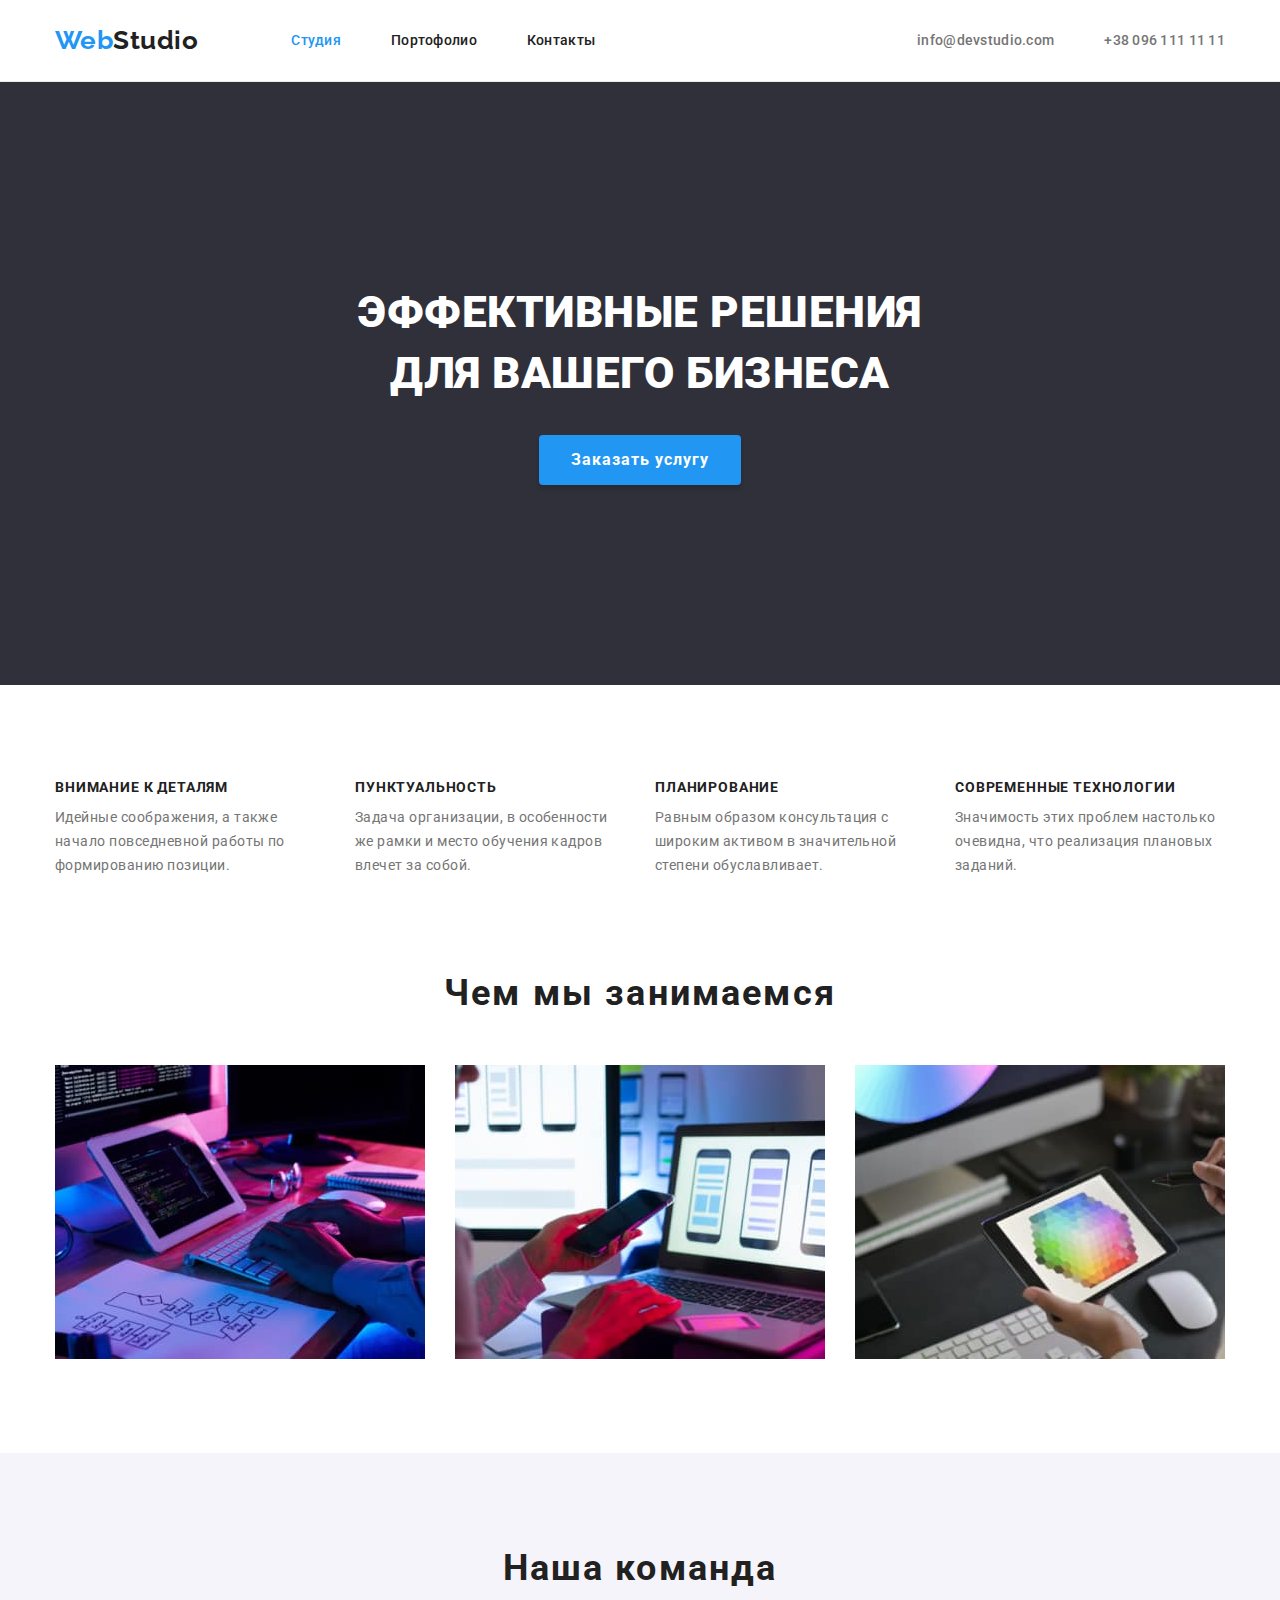
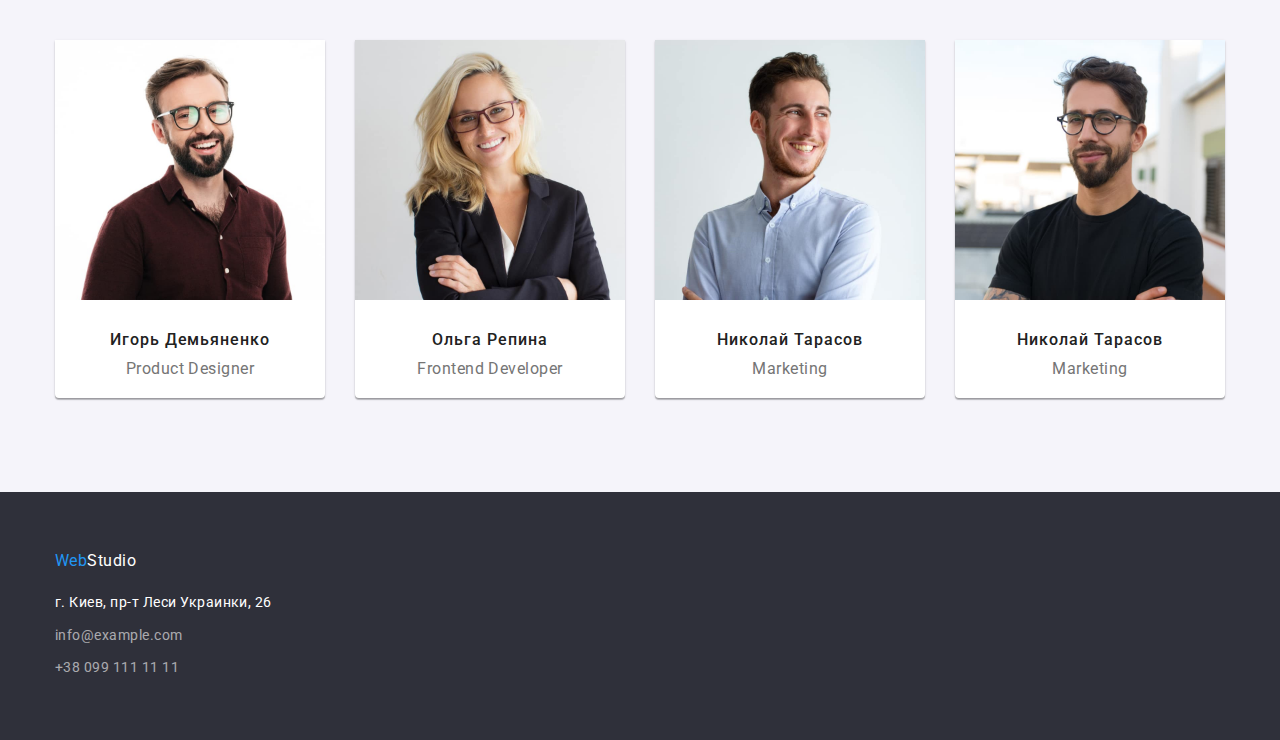
<file: index.html>
<!DOCTYPE html>
<html lang="ru">
  <head>
    <meta charset="UTF-8" />
    <meta name="viewport" content="width=device-width, initial-scale=1.0" />
    <title>Студия</title>
    <link rel="preconnect" href="https://fonts.gstatic.com" />
    <link
      href="https://fonts.googleapis.com/css2?family=Raleway:wght@700&family=Roboto:wght@400;500;700;900&display=swap"
      rel="stylesheet"
    />
    <!-- нормализатор  modern-normalize по умолчанию задан глобальный border-box -->
    <link
      rel="stylesheet"
      href="https://cdnjs.cloudflare.com/ajax/libs/modern-normalize/1.0.0/modern-normalize.min.css"
    />

    <link rel="stylesheet" href="./css/styles.css" />
  </head>
  <body>
    <!-- шапка -->
    <header class="header">
      <div class="container header__container">
        <nav class="header__navigation">
          <a href="#" lang="en" class="header__logo"
            ><span class="logo-decor">Web</span>Studio</a
          >
          <ul class="header__nav-list">
            <li><a class="header__nav-link current" href="#">Студия</a></li>
            <li>
              <a class="header__nav-link" href="./portfolio.html">Портофолио</a>
            </li>
            <li><a class="header__nav-link" href="#">Контакты</a></li>
          </ul>
        </nav>
        <ul class="header__contacts">
          <li>
            <a class="header__contact" href="mailto:info@devstudio.com"
              >info@devstudio.com</a
            >
          </li>
          <li>
            <a class="header__contact" href="tel:+380961111111"
              >+38 096 111 11 11</a
            >
          </li>
        </ul>
      </div>
    </header>

    <main>
      <!-- Эффективные решения для вашего бизнеса -->
      <section class="main-section">
        <h1 class="main-section__title-main">
          Эффективные решения<br />
          для вашего бизнеса
        </h1>
        <button class="order-service">Заказать услугу</button>
      </section>

      <!-- features Особенности -->
      <section class="features">
        <div class="container">
          <h2 class="features__main-title visually-hidden">Особенности</h2>
          <ul class="features__list">
            <li class="features__list-item">
              <h3 class="features__title">Внимание к деталям</h3>
              <p class="features__text">
                Идейные соображения, а также начало повседневной работы по
                формированию позиции.
              </p>
            </li>
            <li class="features__list-item">
              <h3 class="features__title">Пунктуальность</h3>
              <p class="features__text">
                Задача организации, в особенности же рамки и место обучения
                кадров влечет за собой.
              </p>
            </li>
            <li class="features__list-item">
              <h3 class="features__title">Планирование</h3>
              <p class="features__text">
                Равным образом консультация с широким активом в значительной
                степени обуславливает.
              </p>
            </li>
            <li class="features__list-item">
              <h3 class="features__title">Современные технологии</h3>
              <p class="features__text">
                Значимость этих проблем настолько очевидна, что реализация
                плановых заданий.
              </p>
            </li>
          </ul>
        </div>
      </section>

      <!-- Чем мы занимаемся -->
      <section class="make">
        <div class="make__container container">
          <h2 class="make__title">Чем мы занимаемся</h2>
          <ul class="make__list">
            <li class="make__list-item">
              <img
                src="./images/studio/img-1.jpg"
                alt="картинка-1"
                width="370"
              />
            </li>
            <li class="make__list-item">
              <img
                src="./images/studio/img-2.jpg"
                alt="картинка-2"
                width="370"
              />
            </li>
            <li class="make__list-item">
              <img
                src="./images/studio/img-3.jpg"
                alt="картинка-3"
                width="370"
              />
            </li>
          </ul>
        </div>
      </section>

      <!-- Наша команда -->
      <section class="team">
        <div class="team__container container">
          <h2 class="team__title">Наша команда</h2>
          <ul class="team__list">
            <li class="team__list-item">
              <img
                class="team__img"
                src="./images/studio/demyanenko.jpg"
                alt="Игорь Демьяненко"
                width="270"
              />
              <div class="team-name">
                <h3 class="team__title-name">Игорь Демьяненко</h3>
                <p class="team__text" lang="en">Product Designer</p>
              </div>
            </li>
            <li class="team__list-item">
              <img
                class="team__img"
                src="./images/studio/repina.jpg"
                alt="Ольга Репина"
                width="270"
              />
              <div class="team-name">
                <h3 class="team__title-name">Ольга Репина</h3>
                <p class="team__text" lang="en">Frontend Developer</p>
              </div>
            </li>
            <li class="team__list-item">
              <img
                class="team__img"
                src="./images/studio/tarasov.jpg"
                alt="Николай Тарасов"
                width="270"
              />
              <div class="team-name">
                <h3 class="team__title-name">Николай Тарасов</h3>
                <p class="team__text" lang="en">Marketing</p>
              </div>
            </li>
            <li class="team__list-item">
              <img
                class="team__img"
                src="./images/studio/ermakov.jpg"
                alt="Михаил Ермаков"
                width="270"
              />
              <div class="team-name">
                <h3 class="team__title-name">Николай Тарасов</h3>
                <p class="team__text" lang="en">Marketing</p>
              </div>
            </li>
          </ul>
        </div>
      </section>
    </main>

    <!-- подвал -->
    <footer class="footer">
      <div class="footer__container container">
        <a href="#" lang="en" class="footer__logo logo"
          ><span class="logo-decor">Web</span>Studio</a
        >
        <address>
          <p class="footer__text-address">г. Киев, пр-т Леси Украинки, 26</p>
          <ul class="footer__contacts">
            <li class="footer__item">
              <a class="footer__contact" href="mailto:info@example.com"
                >info@example.com</a
              >
            </li>
            <li class="footer__item">
              <a class="footer__contact" href="tel:+380991111111"
                >+38 099 111 11 11</a
              >
            </li>
          </ul>
        </address>
      </div>
    </footer>
  </body>
</html>
</file>
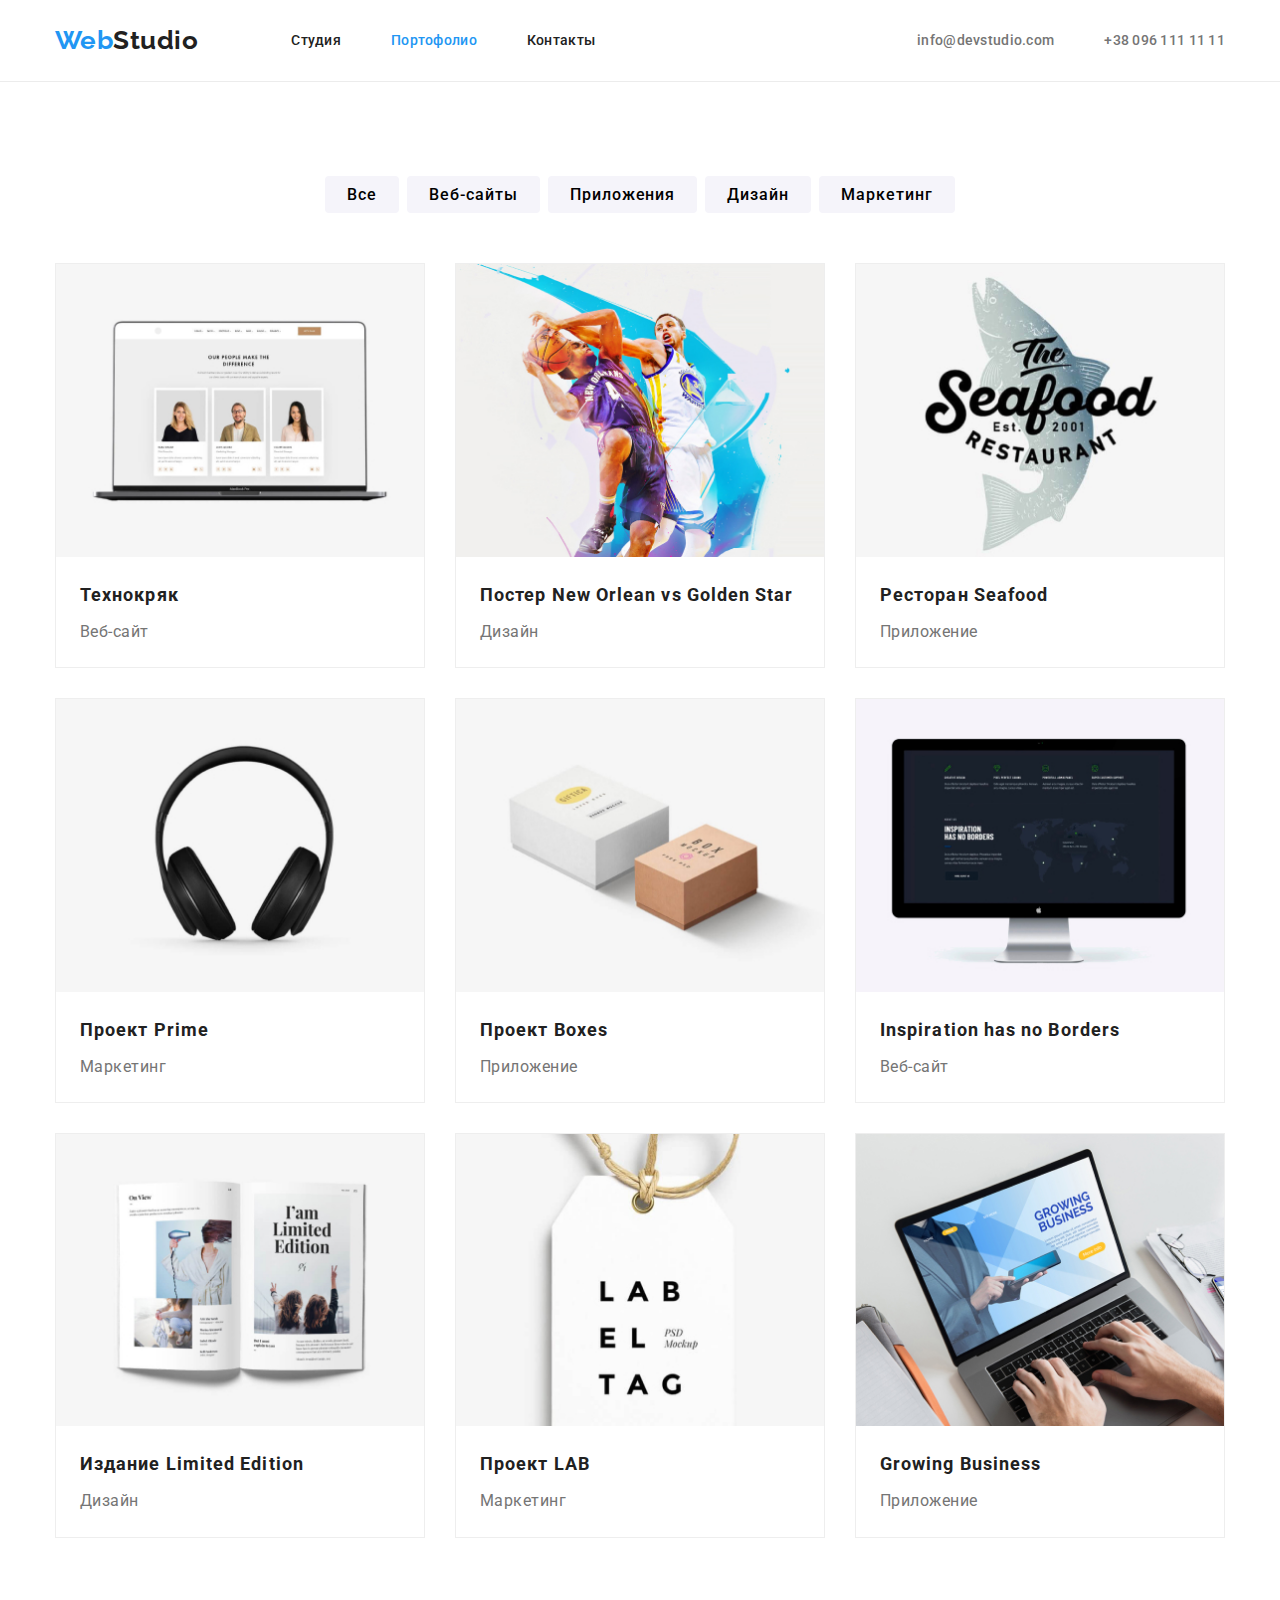
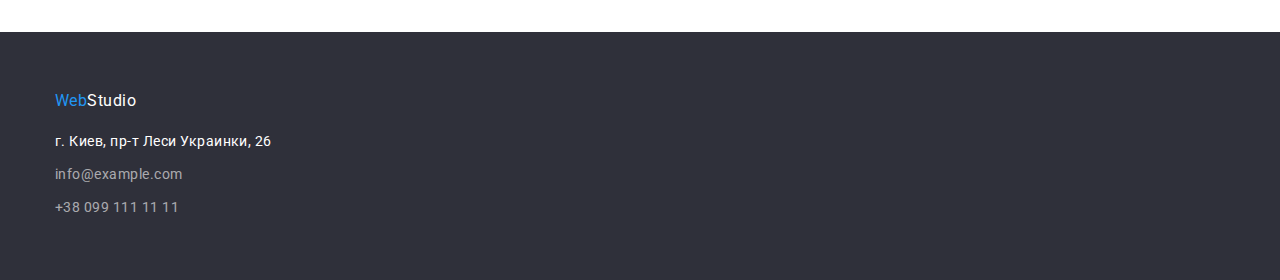
<file: portfolio.html>
<!DOCTYPE html>
<html lang="ru">
  <head>
    <meta charset="UTF-8" />
    <meta name="viewport" content="width=device-width, initial-scale=1.0" />
    <title>Портфолио</title>
    <link rel="preconnect" href="https://fonts.gstatic.com" />
    <link
      href="https://fonts.googleapis.com/css2?family=Raleway:wght@700&family=Roboto:wght@400;500;700;900&display=swap"
      rel="stylesheet"
    />
    <!-- нормализатор  modern-normalize по умолчанию задан глобальный border-box -->
    <link
      rel="stylesheet"
      href="https://cdnjs.cloudflare.com/ajax/libs/modern-normalize/1.0.0/modern-normalize.min.css"
    />
    <link rel="stylesheet" href="./css/styles.css" />
  </head>

  <body>
    <!-- шапка -->
    <header class="header">
      <div class="container header__container">
        <nav class="header__navigation">
          <a href="index.html" lang="en" class="header__logo"
            ><span class="logo-decor">Web</span>Studio</a
          >
          <ul class="header__nav-list">
            <li><a class="header__nav-link" href="index.html">Студия</a></li>
            <li><a class="header__nav-link current" href="#">Портофолио</a></li>
            <li><a class="header__nav-link" href="#">Контакты</a></li>
          </ul>
        </nav>
        <ul class="header__contacts">
          <li>
            <a class="header__contact" href="mailto:info@devstudio.com"
              >info@devstudio.com</a
            >
          </li>
          <li>
            <a class="header__contact" href="tel:+380961111111"
              >+38 096 111 11 11</a
            >
          </li>
        </ul>
      </div>
    </header>

    <main>
      <!-- портфолио -->
      <section class="portfolio">
        <div class="portfolio__container container">
          <div class="visually-hidden">
            <h1>Портфолио WebStudio</h1>
          </div>

          <ul class="portfolio__list-filter">
            <li class="portfolio__list-filter-item">
              <button class="portfolio__filter-link">Все</button>
            </li>
            <li class="portfolio__list-filter-item">
              <button class="portfolio__filter-link">Веб-сайты</button>
            </li>
            <li class="portfolio__list-filter-item">
              <button class="portfolio__filter-link">Приложения</button>
            </li>
            <li class="portfolio__list-filter-item">
              <button class="portfolio__filter-link">Дизайн</button>
            </li>
            <li class="portfolio__list-filter-item">
              <button class="portfolio__filter-link">Маркетинг</button>
            </li>
          </ul>
          <ul class="portfolio__progect-list">
            <li class="portfolio__progect">
              <a href="#">
                <img
                  class="portfolio__img"
                  src="./images/portfolio/technocryk.jpg"
                  alt="ноутбук"
                  width="370"
                />
                <div class="portfolio__name-progect">
                  <h2 class="portfolio__title">Технокряк</h2>
                  <p class="portfolio__title-subtext">Веб-сайт</p>
                </div>
              </a>
            </li>
            <li class="portfolio__progect">
              <a href="#"
                ><img
                  class="portfolio__img"
                  src="./images/portfolio/poster_n.o_vs_g.s.jpg"
                  alt="игроки"
                  width="370"
                />
                <div class="portfolio__name-progect">
                  <h2 class="portfolio__title">
                    Постер New Orlean vs Golden Star
                  </h2>
                  <p class="portfolio__title-subtext">Дизайн</p>
                </div>
              </a>
            </li>
            <li class="portfolio__progect">
              <a href="#"
                ><img
                  class="portfolio__img"
                  src="./images/portfolio/seafood.jpg"
                  alt="лого ресторана"
                  width="370"
                />
                <div class="portfolio__name-progect">
                  <h2 class="portfolio__title">Ресторан Seafood</h2>
                  <p class="portfolio__title-subtext">Приложение</p>
                </div>
              </a>
            </li>
            <li class="portfolio__progect">
              <a href="#"
                ><img
                  class="portfolio__img"
                  src="./images/portfolio/project_prime.jpg"
                  alt="наушники"
                  width="370"
                />
                <div class="portfolio__name-progect">
                  <h2 class="portfolio__title">Проект Prime</h2>
                  <p class="portfolio__title-subtext">Маркетинг</p>
                </div>
              </a>
            </li>
            <li class="portfolio__progect">
              <a href="#"
                ><img
                  class="portfolio__img"
                  src="./images/portfolio/project_boxer.jpg"
                  alt="коробки"
                  width="370"
                />
                <div class="portfolio__name-progect">
                  <h2 class="portfolio__title">Проект Boxes</h2>
                  <p class="portfolio__title-subtext">Приложение</p>
                </div>
              </a>
            </li>
            <li class="portfolio__progect">
              <a href="#"
                ><img
                  class="portfolio__img"
                  src="./images/portfolio/inspiration_has_no_borders.jpg"
                  alt="монитор"
                  width="370"
                />
                <div class="portfolio__name-progect">
                  <h2 class="portfolio__title">Inspiration has no Borders</h2>
                  <p class="portfolio__title-subtext">Веб-сайт</p>
                </div>
              </a>
            </li>
            <li class="portfolio__progect">
              <a href="#"
                ><img
                  class="portfolio__img"
                  src="./images/portfolio/edition_limited_edition.jpg"
                  alt="книга"
                  width="370"
                />
                <div class="portfolio__name-progect">
                  <h2 class="portfolio__title">Издание Limited Edition</h2>
                  <p class="portfolio__title-subtext">Дизайн</p>
                </div>
              </a>
            </li>
            <li class="portfolio__progect">
              <a href="#"
                ><img
                  class="portfolio__img"
                  src="./images/portfolio/project_lab.jpg"
                  alt="бирка"
                  width="370"
                />
                <div class="portfolio__name-progect">
                  <h2 class="portfolio__title">Проект LAB</h2>
                  <p class="portfolio__title-subtext">Маркетинг</p>
                </div>
              </a>
            </li>
            <li class="portfolio__progect">
              <a href="#"
                ><img
                  class="portfolio__img"
                  src="./images/portfolio/growing_business.jpg"
                  alt="нотбук"
                  width="370"
                />
                <div class="portfolio__name-progect">
                  <h2 class="portfolio__title">Growing Business</h2>
                  <p class="portfolio__title-subtext">Приложение</p>
                </div>
              </a>
            </li>
          </ul>
        </div>
      </section>
    </main>
    <!-- подвал -->
    <!-- подвал -->
    <footer class="footer">
      <div class="footer__container container">
        <a href="index.html" lang="en" class="footer__logo logo"
          ><span class="logo-decor">Web</span>Studio</a
        >
        <address>
          <p class="footer__text-address">г. Киев, пр-т Леси Украинки, 26</p>
          <ul class="footer__contacts">
            <li class="footer__item">
              <a class="footer__contact" href="mailto:info@example.com"
                >info@example.com</a
              >
            </li>
            <li class="footer__item">
              <a class="footer__contact" href="tel:+380991111111"
                >+38 099 111 11 11</a
              >
            </li>
          </ul>
        </address>
      </div>
    </footer>
  </body>
</html>
</file>
<file: css/styles.css>
:root {
  /* colors */
  --hover-color: #2196f3;
  --decor-color: #2196f3;
  --white-color: #fff;
  --bg-color: #f5f4fa;
  --title-color: #212121;
  --nav-color: #212121;
  --text-color: #757575;
  --contact-color: #757575;
  --footer-bg-color: #2f303a;
  --border-color: #eeeeee;
  --border-bottom: #ececec;
  --grey_06: rgba(255, 255, 255, 0.6);
}
body {
  font-family: "Roboto", sans-serif;
  font-weight: 400;
  font-style: normal;
  letter-spacing: 0.03em;
}
section {
  padding: 94px 0;
}
address {
  font-style: normal;
}
button {
  font-family: inherit;
  border-radius: 4px;
  letter-spacing: 0.06em;
  cursor: pointer;
  border: none;
}
button,
button:active,
button:focus {
  outline: none;
}
* {
  text-decoration: none;
  margin: 0;
  padding: 0;
  border: none;
}

h2,
h3 {
  font-weight: 700;
  color: var(--title-color);
  letter-spacing: 0.06em;
}
a {
  text-decoration: none;
}
p {
  color: var(--text-color);
}
ul,
ol {
  list-style-type: none;
}
img {
  display: block;
}
.container {
  max-width: 1200px;
  margin-left: auto;
  margin-right: auto;
  padding-left: 15px;
  padding-right: 15px;
}
.logo-decor {
  color: var(--decor-color);
}

/*=== head ===*/
.header {
  border-bottom: 1px solid var(--border-bottom);
}
.header__nav-link,
.header__contact {
  display: block;
  padding: 32px 0;
  color: var(--nav-color);
}
.header__nav-link:hover,
.header__contact:hover {
  color: var(--hover-color);
}
.header__container {
  display: flex;
  align-items: center;
  justify-content: space-between;
}
.header__navigation {
  display: flex;
  align-items: center;
}
.header__nav-list {
  display: flex;
}
.header__contacts {
  display: flex;
}
.header__logo {
  font-family: "Raleway", sans-serif;
  font-weight: 700;
  font-size: 26px;
  line-height: 1.2;
  color: var(--nav-color);
  margin-right: 93px;
}
.header__contacts,
.header__nav-list {
  font-weight: 500;
  font-size: 14px;
  line-height: 1.2;
  letter-spacing: 0.02em;
}
.header__nav-link {
  color: var(--nav-color);
}
.header__contact {
  color: var(--contact-color);
}
.header__nav-list :not(:last-child),
.header__contacts :not(:last-child) {
  margin-right: 50px;
}
.current {
  color: var(--hover-color);
}
/* ============ */

/* === main === */
.main-section {
  background-color: var(--footer-bg-color);
  padding: 200px 0;
  text-align: center;
}
.main-section__title-main {
  color: var(--white-color);
  font-weight: 900;
  font-size: 44px;
  line-height: 1.4;
  text-transform: uppercase;
  margin-bottom: 30px;
}
.order-service {
  font-weight: 700;
  font-size: 16px;
  line-height: 1.9;
  background-color: var(--decor-color);
  color: var(--white-color);
  padding: 10px 32px;
  box-shadow: 0px 4px 4px rgba(0, 0, 0, 0.15);
}
.order-service:hover,
.order-service:focus {
  background-color: var(--hover-color);
  color: var(--white-color);
  outline: none;
}
/* ========== */

/* === features === */
.features {
  padding-bottom: 0;
}
.visually-hidden {
  position: absolute;
  width: 1px;
  height: 1px;
  margin: -1px;
  border: 0;
  padding: 0;

  white-space: nowrap;
  clip-path: inset(100%);
  clip: rect(0 0 0 0);
  overflow: hidden;
}
.features__list {
  display: flex;
}
.features__list-item {
  width: calc((100% - 30px * 3) / 4);
}
.features__list-item:not(:last-child) {
  margin-right: 30px;
}
.features__title {
  font-size: 14px;
  line-height: 1.2;
  text-transform: uppercase;
  margin-bottom: 10px;
}
.features__text {
  font-size: 14px;
  line-height: 1.7;
}
.features__main-title,
.make__title,
.team__title {
  font-size: 36px;
  line-height: 1.2;
}
/* ========== */

/* === make === */
.make__container {
  text-align: center;
}
.make__title {
  margin-bottom: 50px;
}
.make__list {
  display: flex;
}
.make__list-item {
  display: block;
}
.make__list :not(:last-child) {
  margin-right: 30px;
}
/* ============= */

/* === team === */
.team {
  background-color: var(--bg-color);
}
.team__container {
  text-align: center;
}
.team__title {
  margin-bottom: 50px;
}
.team__list {
  display: flex;
}
.team__list-item {
  box-shadow: 0px 1px 3px rgba(0, 0, 0, 0.12), 0px 1px 1px rgba(0, 0, 0, 0.14),
    0px 2px 1px rgba(0, 0, 0, 0.2);
  border-radius: 0px 0px 4px 4px;
  background-color: var(--white-color);
  width: 270px;
}
.team__list-item:not(:last-child) {
  margin-right: 30px;
}
.team-name {
  padding: 30px 20px 20px;
}
.team__title-name {
  font-weight: 500;
  font-size: 16px;
  line-height: 1.2;
  margin-bottom: 10px;
}
.team__text {
  font-size: 16px;
  line-height: 1.2;
  /* margin-bottom: 30px; */
}
/*  =========  */

/* === footer === */
.footer {
  background-color: var(--footer-bg-color);
  padding: 60px 0;
}
.footer__logo {
  margin-bottom: 20px;
  color: var(--white-color);
  display: inline-block;
}
.footer__text-address {
  font-size: 14px;
  line-height: 1.7;
  color: var(--white-color);
}
.footer__contact {
  font-size: 14px;
  line-height: 1.7;
  color: var(--grey_06);
}
.footer__contacts {
  margin-top: 9px;
}
.footer__item:not(:last-child) {
  margin-bottom: 9px;
}
/*  ======  */

/* === page_portfolio === */
.portfolio__list-filter {
  display: flex;
  justify-content: center;
  margin-bottom: 50px;
}
.portfolio__list-filter-item:not(:last-child) {
  margin-right: 8px;
}
.portfolio__filter-link {
  font-weight: 500;
  padding: 6px 22px;
  font-size: 16px;
  line-height: 1.6;
  background: var(--bg-color);
  border-radius: 4px;
}
.portfolio__filter-link:focus,
.portfolio__filter-link:hover {
  color: var(--white-color);
  background-color: var(--hover-color);
  box-shadow: 0px 3px 1px rgba(0, 0, 0, 0.1), 0px 1px 2px rgba(0, 0, 0, 0.08),
    0px 2px 2px rgba(0, 0, 0, 0.12);
}
.portfolio__img {
  width: 100%;
}
.portfolio__progect-list {
  display: flex;
  flex-wrap: wrap;
  /* зло повержено */
}
.portfolio__progect {
  width: calc((100% - 60px) / 3);
  margin-right: 30px;
  margin-bottom: 30px;
  background-color: var(--white-color);
  border: 1px solid var(--border-color);
}
.portfolio__progect:nth-child(3n + 3) {
  margin-right: 0;
}
.portfolio__progect:nth-last-child(-n + 3) {
  margin-bottom: 0;
}
.portfolio__title {
  font-weight: 700;
  font-size: 18px;
  line-height: 2;
  margin-bottom: 4px;
}
.portfolio__title-subtext {
  font-weight: 400;
  font-size: 16px;
  line-height: 1.9;
}
.portfolio__name-progect {
  padding: 20px 24px;
}
</file>
